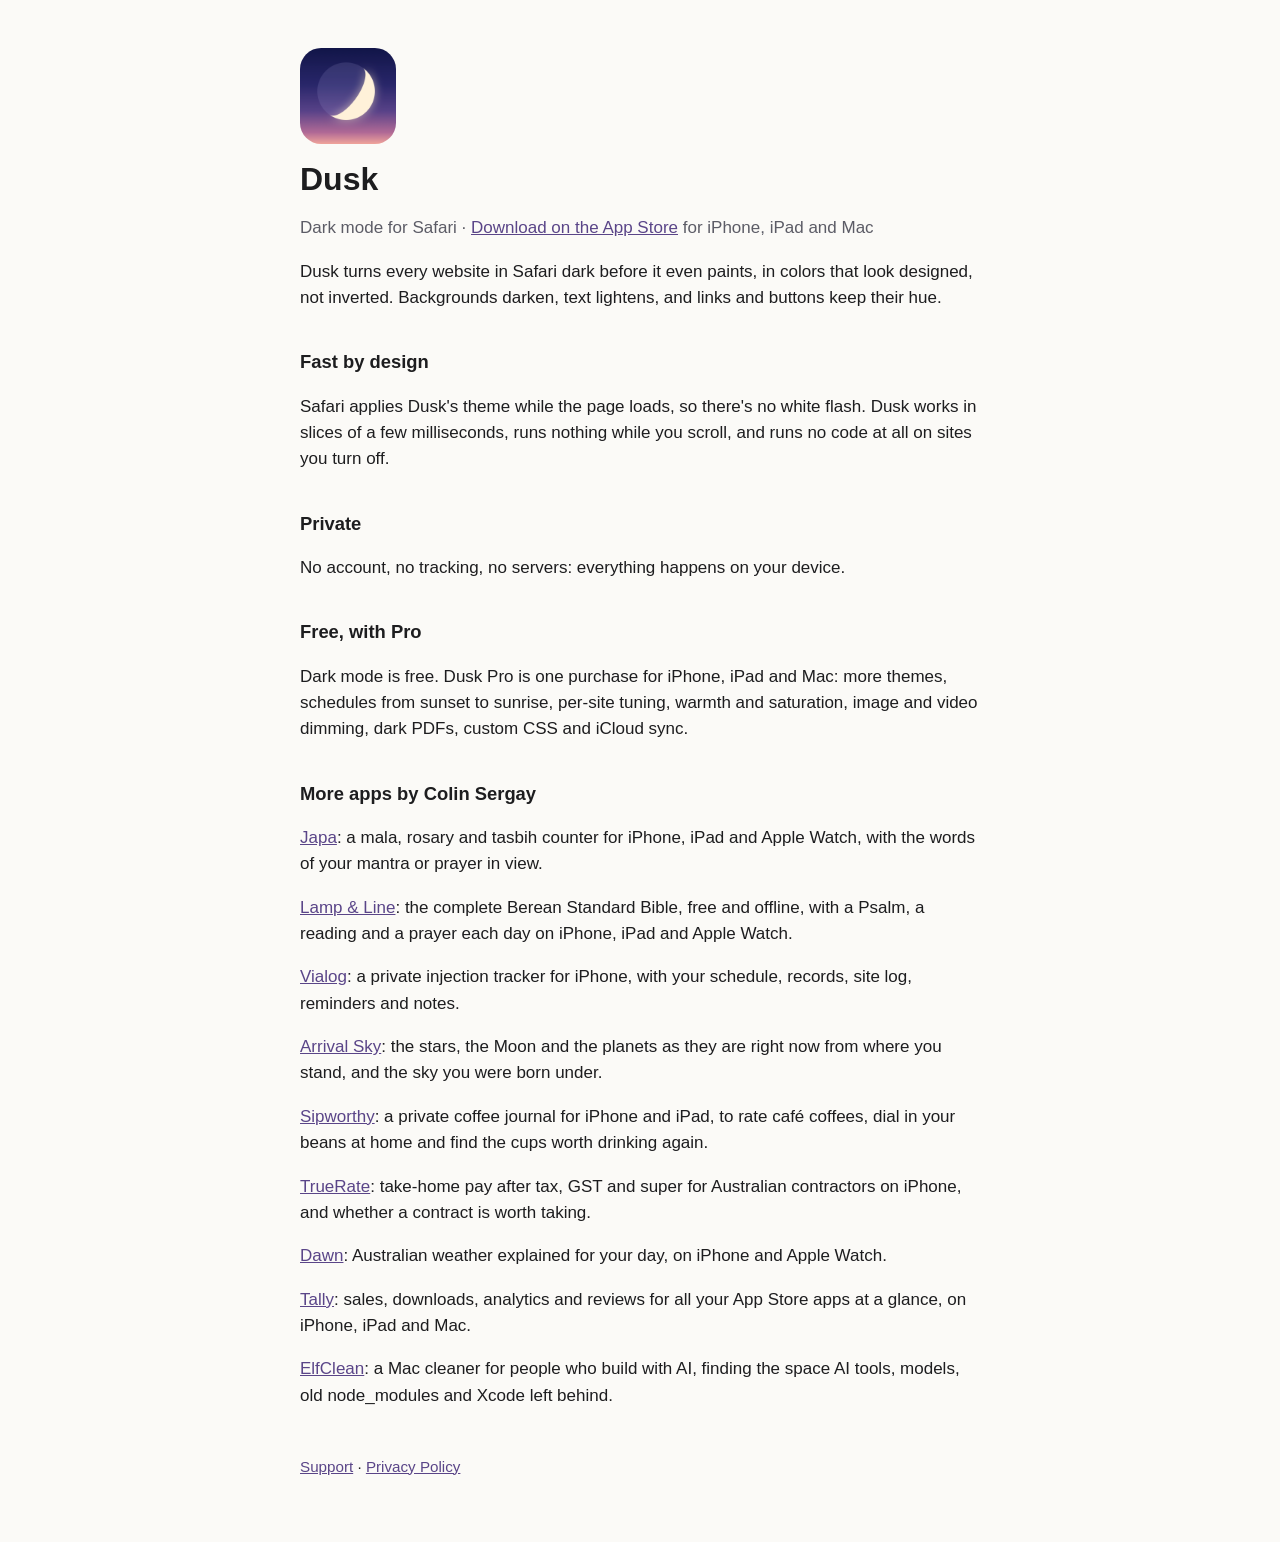
<file: index.html>
<!doctype html>
<html lang="en">
<head>
<meta charset="utf-8">
<meta name="viewport" content="width=device-width, initial-scale=1">
<title>Dusk: Dark Mode for Websites</title>
<meta name="description" content="Dusk darkens every website in Safari on iPhone, iPad and Mac, in colors that look designed, not inverted. Dark from the first frame, nothing running while you scroll, no tracking.">
<meta property="og:title" content="Dusk: Dark Mode for Websites">
<meta property="og:description" content="Dark mode for every website in Safari, on iPhone, iPad and Mac. No white flash, no lag, no tracking.">
<meta property="og:image" content="https://enlitened.github.io/dusk-support/assets/icon-512.png">
<meta property="og:type" content="website">
<meta property="og:url" content="https://enlitened.github.io/dusk-support/">
<link rel="icon" href="assets/icon-512.png">
<link rel="apple-touch-icon" href="assets/icon-512.png">
<meta name="apple-itunes-app" content="app-id=6827798678">
<meta name="msvalidate.01" content="0F529B2E29818D024DB5F02DE36D2F3F">
<link rel="canonical" href="https://enlitened.github.io/dusk-support/">
<link rel="stylesheet" href="style.css">
</head>
<body>
<main>
<img class="icon" src="assets/icon-512.png" alt="" width="96" height="96">
<h1>Dusk</h1>
<p class="muted">Dark mode for Safari · <a href="https://apps.apple.com/app/id6827798678">Download on the App Store</a> for iPhone, iPad and Mac</p>

<p>Dusk turns every website in Safari dark before it even paints, in colors that look designed, not inverted.
Backgrounds darken, text lightens, and links and buttons keep their hue.</p>

<h2>Fast by design</h2>
<p>Safari applies Dusk's theme while the page loads, so there's no white flash. Dusk works in slices of a few
milliseconds, runs nothing while you scroll, and runs no code at all on sites you turn off.</p>

<h2>Private</h2>
<p>No account, no tracking, no servers: everything happens on your device.</p>

<h2>Free, with Pro</h2>
<p>Dark mode is free. Dusk Pro is one purchase for iPhone, iPad and Mac: more themes, schedules from sunset to
sunrise, per-site tuning, warmth and saturation, image and video dimming, dark PDFs, custom CSS and iCloud
sync.</p>

<h2>More apps by Colin Sergay</h2>
<p><a href="https://japa.life/">Japa</a>: a mala, rosary and tasbih counter for iPhone, iPad and Apple Watch, with the words of your mantra or prayer in view.</p>
<p><a href="https://lampandline.app/">Lamp &amp; Line</a>: the complete Berean Standard Bible, free and offline, with a Psalm, a reading and a prayer each day on iPhone, iPad and Apple Watch.</p>
<p><a href="https://vialog.club/">Vialog</a>: a private injection tracker for iPhone, with your schedule, records, site log, reminders and notes.</p>
<p><a href="https://enlitened.github.io/arrival-sky/">Arrival Sky</a>: the stars, the Moon and the planets as they are right now from where you stand, and the sky you were born under.</p>
<p><a href="https://sipworthy.app/app">Sipworthy</a>: a private coffee journal for iPhone and iPad, to rate café coffees, dial in your beans at home and find the cups worth drinking again.</p>
<p><a href="https://enlitened.github.io/truerate-support/">TrueRate</a>: take-home pay after tax, GST and super for Australian contractors on iPhone, and whether a contract is worth taking.</p>
<p><a href="https://enlitened.github.io/nimbus-support/">Dawn</a>: Australian weather explained for your day, on iPhone and Apple Watch.</p>
<p><a href="https://enlitened.github.io/tally-support/">Tally</a>: sales, downloads, analytics and reviews for all your App Store apps at a glance, on iPhone, iPad and Mac.</p>
<p><a href="https://elfclean.app/">ElfClean</a>: a Mac cleaner for people who build with AI, finding the space AI tools, models, old node_modules and Xcode left behind.</p>

<nav><a href="support.html">Support</a> · <a href="privacy.html">Privacy Policy</a></nav>
</main>
</body>
</html>
</file>
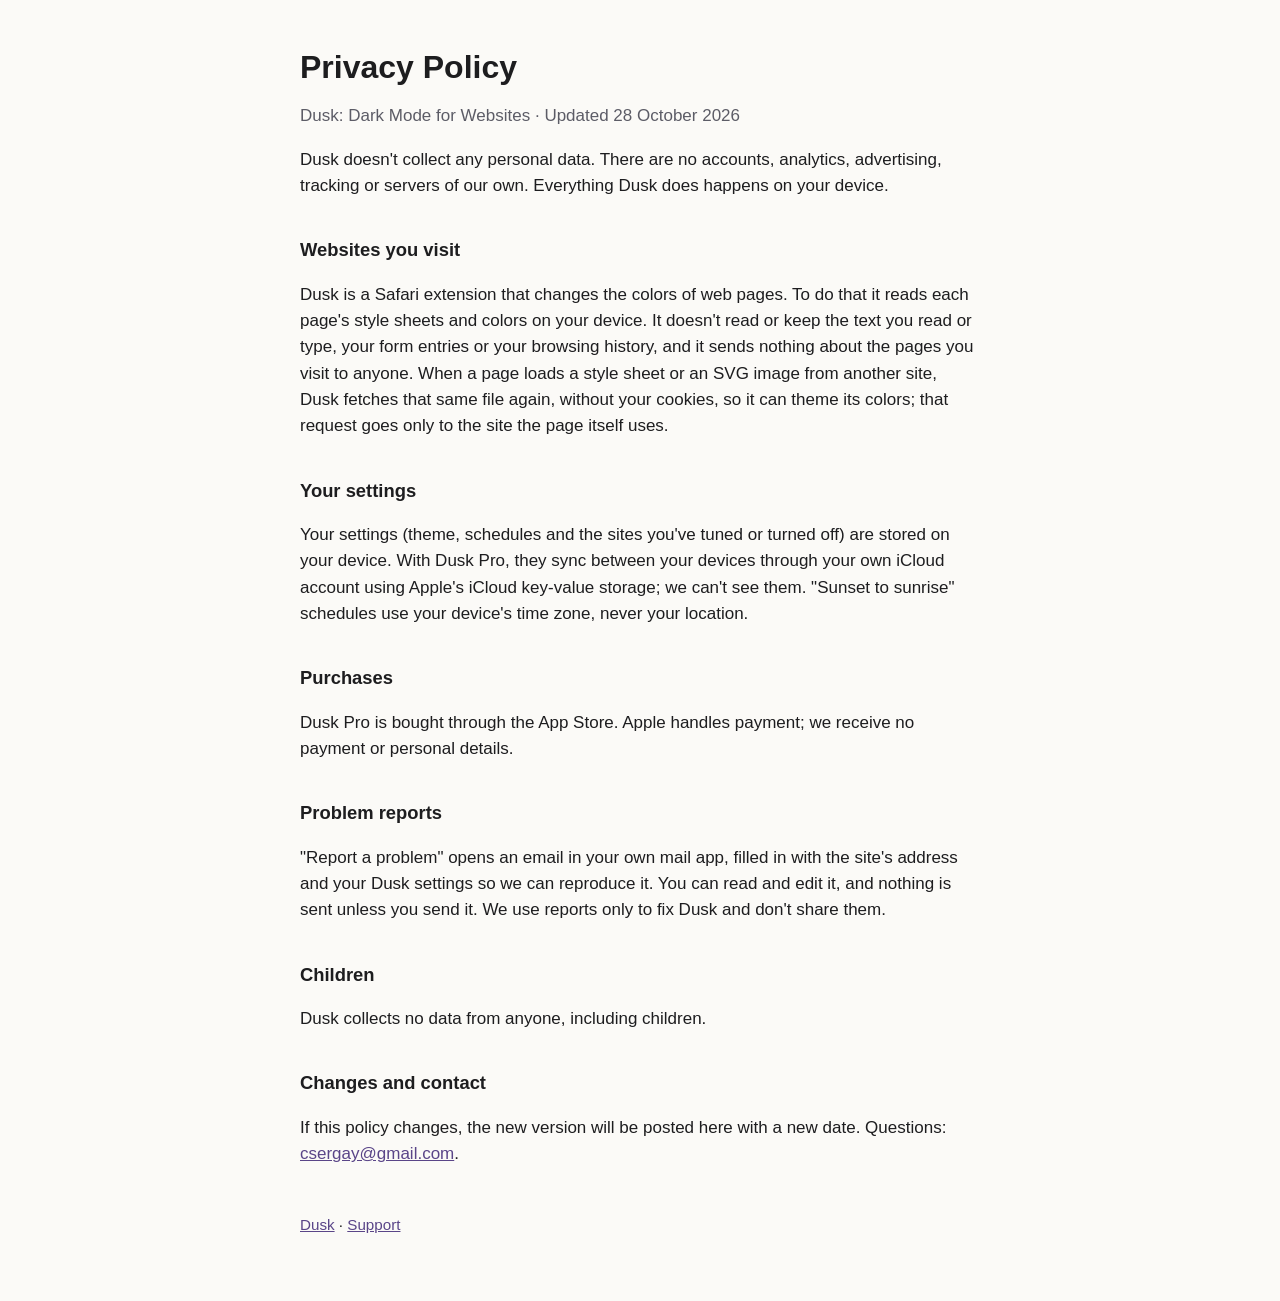
<file: privacy.html>
<!doctype html>
<html lang="en">
<head>
<meta charset="utf-8">
<meta name="viewport" content="width=device-width, initial-scale=1">
<title>Dusk Privacy Policy</title>
<link rel="icon" href="assets/icon-512.png">
<link rel="stylesheet" href="style.css">
</head>
<body>
<main>
<h1>Privacy Policy</h1>
<p class="muted">Dusk: Dark Mode for Websites · Updated 28 October 2026</p>

<p>Dusk doesn't collect any personal data. There are no accounts, analytics, advertising, tracking or servers of
our own. Everything Dusk does happens on your device.</p>

<h2>Websites you visit</h2>
<p>Dusk is a Safari extension that changes the colors of web pages. To do that it reads each page's style sheets
and colors on your device. It doesn't read or keep the text you read or type, your form entries or your browsing
history, and it sends nothing about the pages you visit to anyone. When a page loads a style sheet or an SVG image
from another site, Dusk fetches that same file again, without your cookies, so it can theme its colors; that
request goes only to the site the page itself uses.</p>

<h2>Your settings</h2>
<p>Your settings (theme, schedules and the sites you've tuned or turned off) are stored on your device. With Dusk
Pro, they sync between your devices through your own iCloud account using Apple's iCloud key-value storage; we
can't see them. "Sunset to sunrise" schedules use your device's time zone, never your location.</p>

<h2>Purchases</h2>
<p>Dusk Pro is bought through the App Store. Apple handles payment; we receive no payment or personal details.</p>

<h2>Problem reports</h2>
<p>"Report a problem" opens an email in your own mail app, filled in with the site's address and your Dusk
settings so we can reproduce it. You can read and edit it, and nothing is sent unless you send it. We use reports
only to fix Dusk and don't share them.</p>

<h2>Children</h2>
<p>Dusk collects no data from anyone, including children.</p>

<h2>Changes and contact</h2>
<p>If this policy changes, the new version will be posted here with a new date. Questions:
<a href="mailto:csergay@gmail.com">csergay@gmail.com</a>.</p>

<nav><a href="index.html">Dusk</a> · <a href="support.html">Support</a></nav>
</main>
</body>
</html>
</file>
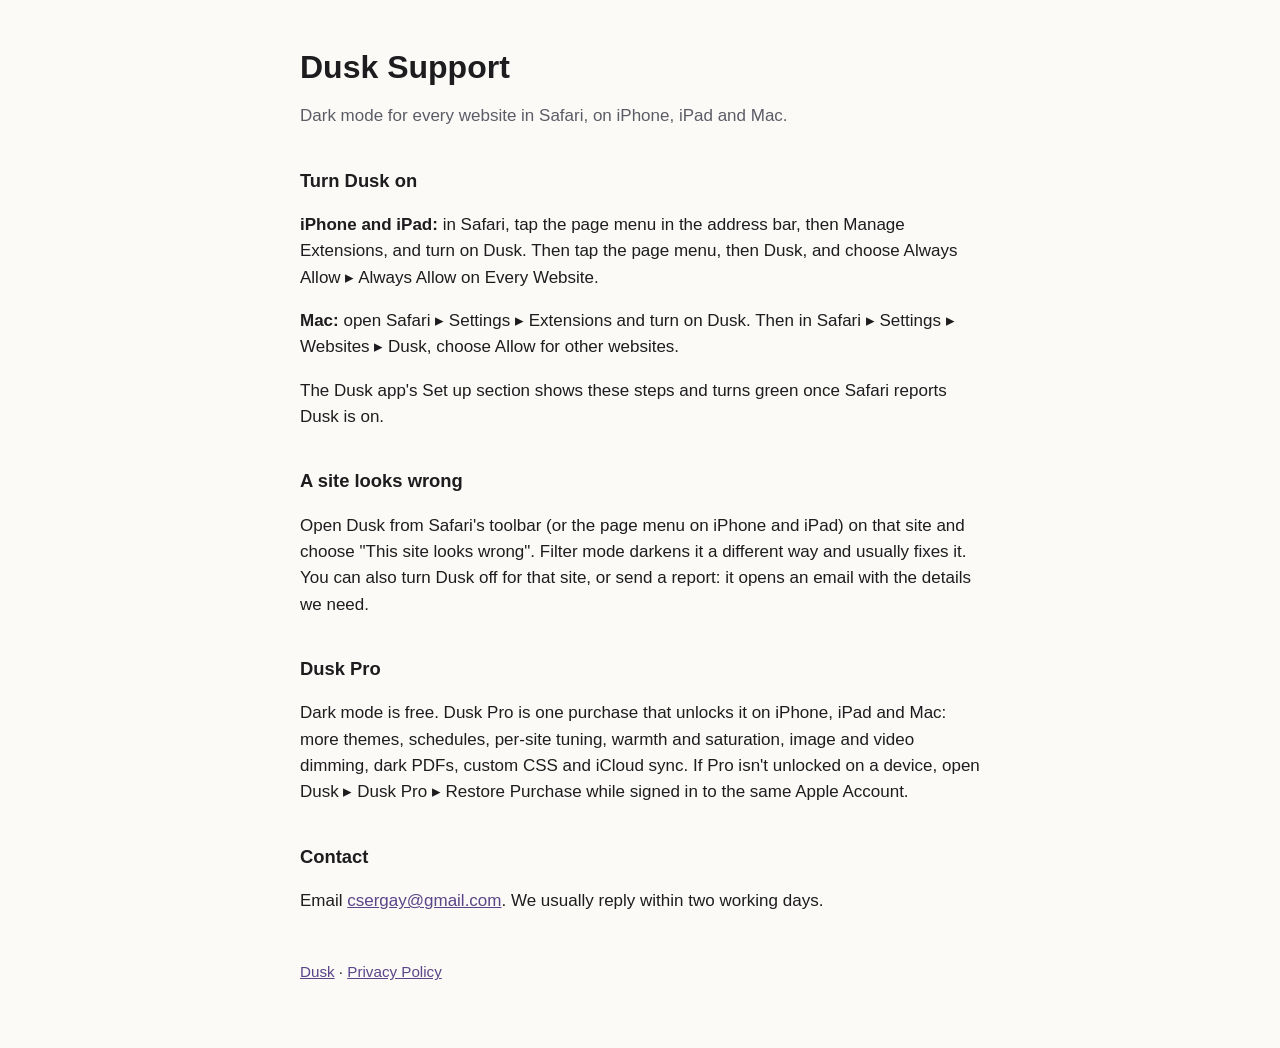
<file: support.html>
<!doctype html>
<html lang="en">
<head>
<meta charset="utf-8">
<meta name="viewport" content="width=device-width, initial-scale=1">
<title>Dusk Support</title>
<link rel="icon" href="assets/icon-512.png">
<link rel="stylesheet" href="style.css">
</head>
<body>
<main>
<h1>Dusk Support</h1>
<p class="muted">Dark mode for every website in Safari, on iPhone, iPad and Mac.</p>

<h2>Turn Dusk on</h2>
<p><strong>iPhone and iPad:</strong> in Safari, tap the page menu in the address bar, then Manage Extensions, and
turn on Dusk. Then tap the page menu, then Dusk, and choose Always Allow ▸ Always Allow on Every Website.</p>
<p><strong>Mac:</strong> open Safari ▸ Settings ▸ Extensions and turn on Dusk. Then in Safari ▸ Settings ▸
Websites ▸ Dusk, choose Allow for other websites.</p>
<p>The Dusk app's Set up section shows these steps and turns green once Safari reports Dusk is on.</p>

<h2>A site looks wrong</h2>
<p>Open Dusk from Safari's toolbar (or the page menu on iPhone and iPad) on that site and choose "This site looks
wrong". Filter mode darkens it a different way and usually fixes it. You can also turn Dusk off for that site, or
send a report: it opens an email with the details we need.</p>

<h2>Dusk Pro</h2>
<p>Dark mode is free. Dusk Pro is one purchase that unlocks it on iPhone, iPad and Mac: more themes, schedules,
per-site tuning, warmth and saturation, image and video dimming, dark PDFs, custom CSS and iCloud sync. If Pro
isn't unlocked on a device, open Dusk ▸ Dusk Pro ▸ Restore Purchase while signed in to the same Apple Account.</p>

<h2>Contact</h2>
<p>Email <a href="mailto:csergay@gmail.com">csergay@gmail.com</a>. We usually reply within two working days.</p>

<nav><a href="index.html">Dusk</a> · <a href="privacy.html">Privacy Policy</a></nav>
</main>
</body>
</html>
</file>
<file: style.css>
:root { color-scheme: light dark; --bg: #fbfaf7; --text: #1d1d1f; --muted: #5c5c66; --accent: #5a4588; }
@media (prefers-color-scheme: dark) { :root { --bg: #15162b; --text: #ecebf3; --muted: #a3a2b8; --accent: #c9b8f0; } }
body { margin: 0; background: var(--bg); color: var(--text); font: 17px/1.55 -apple-system, BlinkMacSystemFont, "Helvetica Neue", sans-serif; }
main { max-width: 680px; margin: 0 auto; padding: 48px 16px 64px; }
h1 { font-size: 2rem; line-height: 1.2; margin: 0 0 4px; }
h2 { font-size: 1.15rem; margin: 2em 0 0.4em; }
p, li { color: var(--text); }
.muted { color: var(--muted); }
a { color: var(--accent); }
nav { margin-top: 3em; font-size: 0.95rem; }
.icon { border-radius: 22%; display: block; margin-bottom: 16px; }
</file>
